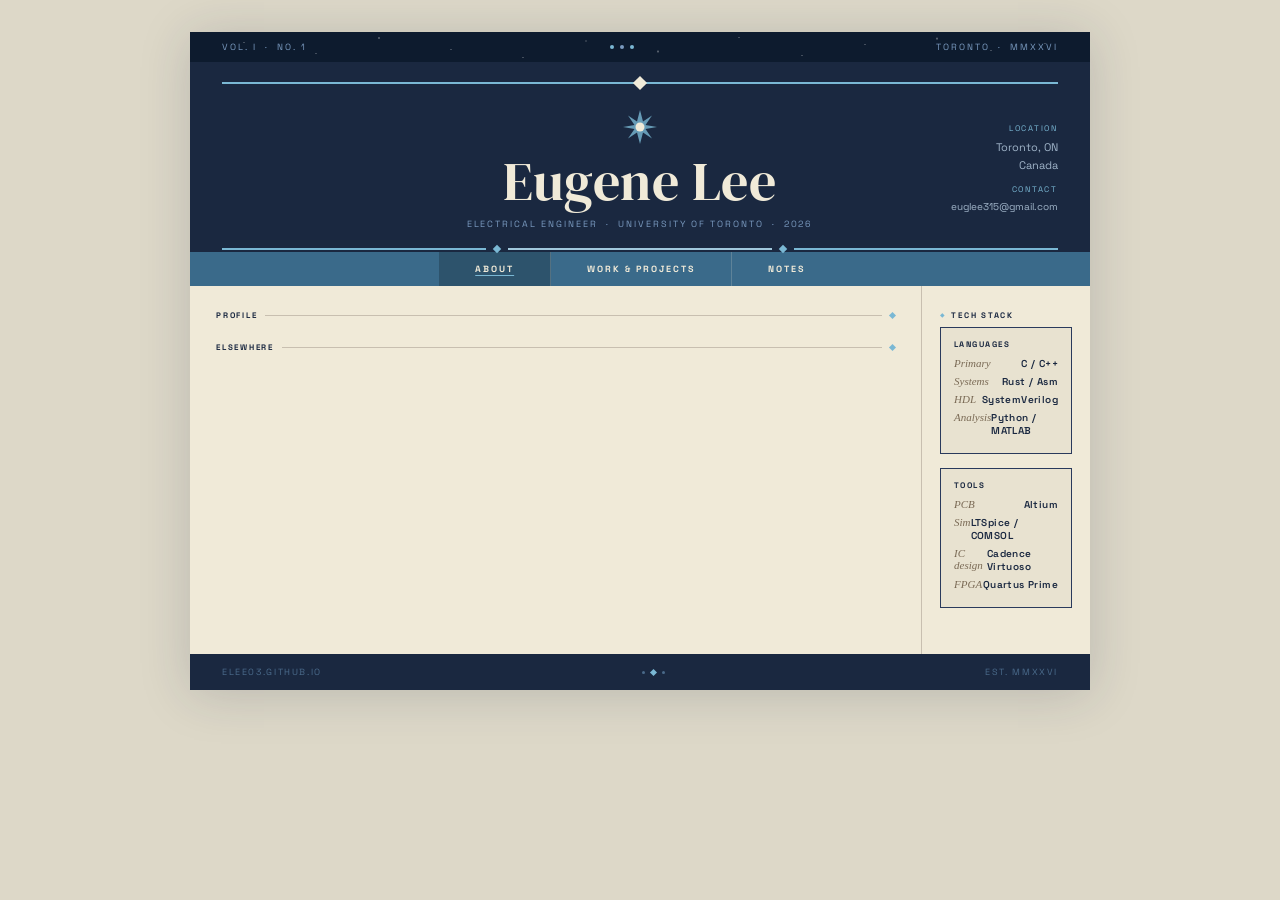
<file: index.html>
<!DOCTYPE html>
<html lang="en">
<head>
  <meta charset="UTF-8">
  <meta name="viewport" content="width=device-width, initial-scale=1.0">
  <title>Eugene Lee</title>
  <link rel="stylesheet" href="style.css">
</head>
<body>
<div class="page">

  <!-- STAR FIELD BAND -->
  <div class="starband">
    <span class="starband-text">Vol. I &nbsp;·&nbsp; No. 1</span>
    <div class="starband-pips">
      <div class="pip pip-blue"></div>
      <div class="pip pip-dim"></div>
      <div class="pip pip-blue"></div>
    </div>
    <span class="starband-text">Toronto &nbsp;·&nbsp; MMXXVI</span>
  </div>

  <!-- MASTHEAD -->
  <div class="masthead">
    <div class="mast-rule" style="padding-top:16px">
      <div class="mast-rule-line"></div>
      <div class="mast-rule-diamond"></div>
      <div class="mast-rule-line"></div>
    </div>

    <div class="mast-inner">
      <div class="mast-col-left"></div>

      <div class="mast-name-block">
        <div class="mast-starburst">
          <svg width="38" height="38" viewBox="0 0 38 38" fill="none" xmlns="http://www.w3.org/2000/svg" aria-hidden="true">
            <polygon points="19,2 22,13.5 31,7.5 24.5,17 36,19 24.5,21 31,30.5 22,24.5 19,36 16,24.5 7,30.5 13.5,21 2,19 13.5,17 7,7.5 16,13.5" fill="#7ab8d4" opacity="0.80"/>
            <circle cx="19" cy="19" r="4.5" fill="#f0ead8"/>
          </svg>
        </div>
        <div class="mast-name">Eugene Lee</div>
        <div class="mast-tagline">Electrical Engineer &nbsp;·&nbsp; University of Toronto &nbsp;·&nbsp; 2026</div>
      </div>

      <div class="mast-col-right">
        <div class="mast-meta-label">Location</div>
        <div class="mast-meta-item">Toronto, ON</div>
        <div class="mast-meta-item">Canada</div>
        <div style="margin-top:10px">
          <div class="mast-meta-label">Contact</div>
          <div class="mast-meta-item" style="font-size:10px">euglee315@gmail.com</div>
        </div>
      </div>
    </div>

    <div class="mast-rule" style="padding-bottom:0">
      <div class="mast-rule-line"></div>
      <div class="mast-rule-sq"></div>
      <div class="mast-rule-line-dim"></div>
      <div class="mast-rule-sq"></div>
      <div class="mast-rule-line"></div>
    </div>
  </div>

  <!-- NAVIGATION -->
  <nav class="navband">
    <a href="index.html" class="active">About</a>
    <a href="work/index.html">Work &amp; Projects</a>
    <a href="https://elee03.github.io/notes/">Notes</a>
  </nav>

  <!-- BODY -->
  <div class="body-cols-right">

    <!-- Main content -->
    <div class="main">
      <div class="section-ornament">
        <span class="section-label">Profile</span>
        <div class="section-line"></div>
        <div class="section-sq"></div>
      </div>

      <!-- profile text goes here -->

      <div class="section-ornament" style="margin-top:22px">
        <span class="section-label">Elsewhere</span>
        <div class="section-line"></div>
        <div class="section-sq"></div>
      </div>

      <!-- elsewhere text goes here -->
    </div>

    <div class="col-rule"></div>

    <!-- Right sidebar -->
    <div class="sidebar">
      <div class="sidebar-block">
        <div class="sidebar-head">Tech stack</div>
        <div class="spec-block">
          <div class="spec-head">Languages</div>
          <div class="spec-row"><span class="spec-key">Primary</span><span class="spec-val">C / C++</span></div>
          <div class="spec-row"><span class="spec-key">Systems</span><span class="spec-val">Rust / Asm</span></div>
          <div class="spec-row"><span class="spec-key">HDL</span><span class="spec-val">SystemVerilog</span></div>
          <div class="spec-row"><span class="spec-key">Analysis</span><span class="spec-val">Python / MATLAB</span></div>
        </div>
        <div class="spec-block">
          <div class="spec-head">Tools</div>
          <div class="spec-row"><span class="spec-key">PCB</span><span class="spec-val">Altium</span></div>
          <div class="spec-row"><span class="spec-key">Sim</span><span class="spec-val">LTSpice / COMSOL</span></div>
          <div class="spec-row"><span class="spec-key">IC design</span><span class="spec-val">Cadence Virtuoso</span></div>
          <div class="spec-row"><span class="spec-key">FPGA</span><span class="spec-val">Quartus Prime</span></div>
        </div>
      </div>
    </div>

  </div><!-- /body-cols-right -->

  <!-- FOOTER -->
  <footer class="site-footer">
    <span class="footer-text">elee03.github.io</span>
    <div class="footer-diamonds">
      <div class="footer-dot-sm"></div>
      <div class="footer-diamond"></div>
      <div class="footer-dot-sm"></div>
    </div>
    <span class="footer-text">Est.&nbsp;MMXXVI</span>
  </footer>

</div>
</body>
</html>
</file>
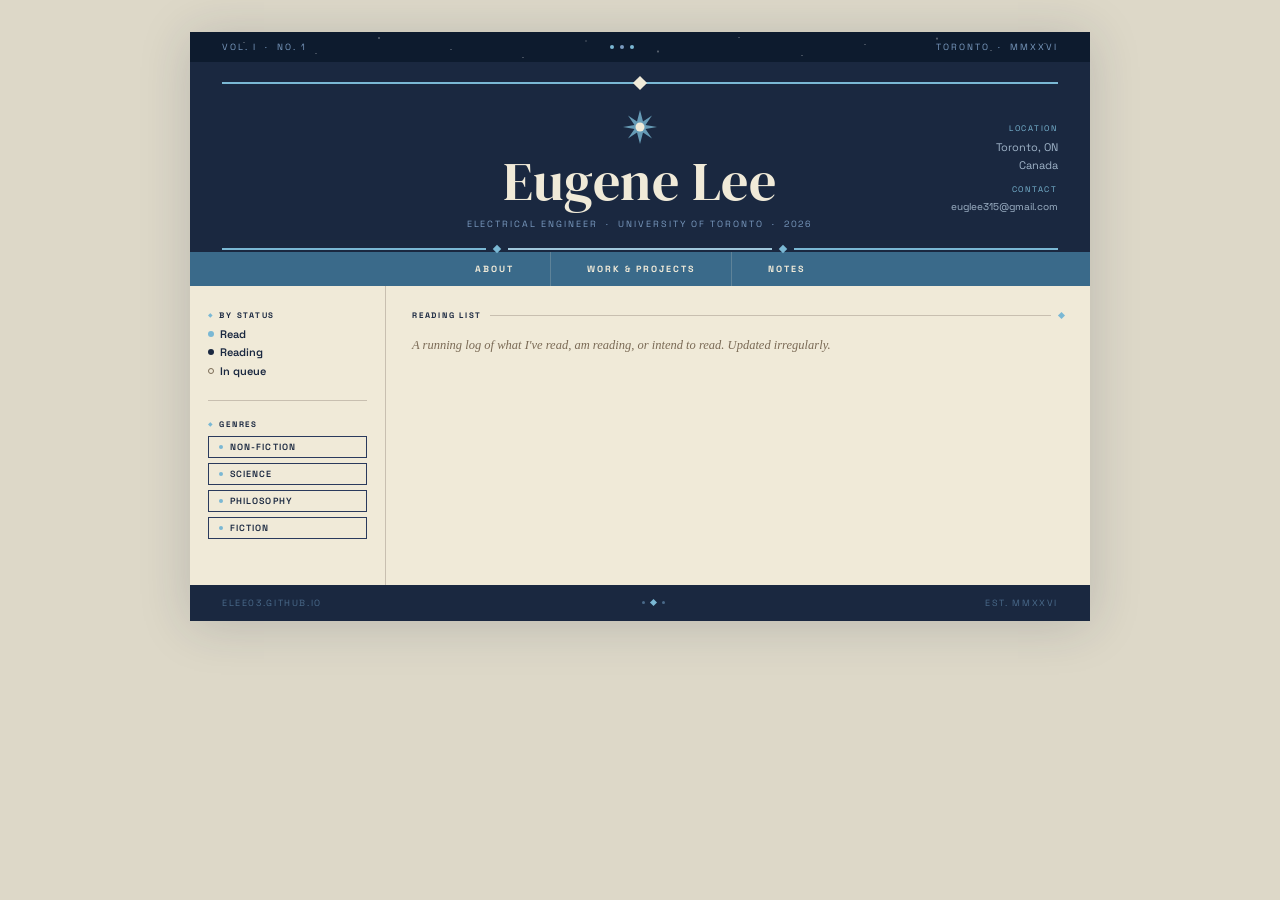
<file: reading/index.html>
<!DOCTYPE html>
<html lang="en">
<head>
  <meta charset="UTF-8">
  <meta name="viewport" content="width=device-width, initial-scale=1.0">
  <title>Reading List — Eugene Lee</title>
  <link rel="stylesheet" href="../style.css">
</head>
<body>
<div class="page">

  <!-- STAR FIELD BAND -->
  <div class="starband">
    <span class="starband-text">Vol. I &nbsp;·&nbsp; No. 1</span>
    <div class="starband-pips">
      <div class="pip pip-blue"></div>
      <div class="pip pip-dim"></div>
      <div class="pip pip-blue"></div>
    </div>
    <span class="starband-text">Toronto &nbsp;·&nbsp; MMXXVI</span>
  </div>

  <!-- MASTHEAD -->
  <div class="masthead">
    <div class="mast-rule" style="padding-top:16px">
      <div class="mast-rule-line"></div>
      <div class="mast-rule-diamond"></div>
      <div class="mast-rule-line"></div>
    </div>

    <div class="mast-inner">
      <div class="mast-col-left"></div>

      <div class="mast-name-block">
        <div class="mast-starburst">
          <svg width="38" height="38" viewBox="0 0 38 38" fill="none" xmlns="http://www.w3.org/2000/svg" aria-hidden="true">
            <polygon points="19,2 22,13.5 31,7.5 24.5,17 36,19 24.5,21 31,30.5 22,24.5 19,36 16,24.5 7,30.5 13.5,21 2,19 13.5,17 7,7.5 16,13.5" fill="#7ab8d4" opacity="0.80"/>
            <circle cx="19" cy="19" r="4.5" fill="#f0ead8"/>
          </svg>
        </div>
        <div class="mast-name">Eugene Lee</div>
        <div class="mast-tagline">Electrical Engineer &nbsp;·&nbsp; University of Toronto &nbsp;·&nbsp; 2026</div>
      </div>

      <div class="mast-col-right">
        <div class="mast-meta-label">Location</div>
        <div class="mast-meta-item">Toronto, ON</div>
        <div class="mast-meta-item">Canada</div>
        <div style="margin-top:10px">
          <div class="mast-meta-label">Contact</div>
          <div class="mast-meta-item" style="font-size:10px">euglee315@gmail.com</div>
        </div>
      </div>
    </div>

    <div class="mast-rule">
      <div class="mast-rule-line"></div>
      <div class="mast-rule-sq"></div>
      <div class="mast-rule-line-dim"></div>
      <div class="mast-rule-sq"></div>
      <div class="mast-rule-line"></div>
    </div>
  </div>

  <!-- NAVIGATION -->
  <nav class="navband">
    <a href="../index.html">About</a>
    <a href="../work/index.html">Work &amp; Projects</a>
    <a href="https://elee03.github.io/notes/">Notes</a>
  </nav>

  <!-- BODY -->
  <div class="body-cols-wide">

    <!-- Left sidebar -->
    <div class="sidebar">
      <div class="sidebar-block">
        <div class="sidebar-head">By status</div>
        <div class="sidebar-item" style="font-size:11px;margin-bottom:4px;display:flex;align-items:center;gap:6px">
          <span style="width:6px;height:6px;border-radius:50%;background:#7ab8d4;flex-shrink:0;display:inline-block"></span>
          Read
        </div>
        <div class="sidebar-item" style="font-size:11px;margin-bottom:4px;display:flex;align-items:center;gap:6px">
          <span style="width:6px;height:6px;border-radius:50%;background:#1a2840;flex-shrink:0;display:inline-block"></span>
          Reading
        </div>
        <div class="sidebar-item" style="font-size:11px;display:flex;align-items:center;gap:6px">
          <span style="width:6px;height:6px;border-radius:50%;border:1px solid #7a6a55;flex-shrink:0;display:inline-block"></span>
          In queue
        </div>
      </div>

      <hr class="sidebar-rule">

      <div class="sidebar-block">
        <div class="sidebar-head">Genres</div>
        <div class="tag-list">
          <span class="tag"><span class="tag-dot"></span>Non-fiction</span>
          <span class="tag"><span class="tag-dot"></span>Science</span>
          <span class="tag"><span class="tag-dot"></span>Philosophy</span>
          <span class="tag"><span class="tag-dot"></span>Fiction</span>
        </div>
      </div>
    </div>

    <div class="col-rule"></div>

    <!-- Main content -->
    <div class="main">
      <div class="section-ornament">
        <span class="section-label">Reading List</span>
        <div class="section-line"></div>
        <div class="section-sq"></div>
      </div>

      <p class="body-text" style="font-style:italic;color:#7a6a55;font-size:12.5px">
        A running log of what I've read, am reading, or intend to read. Updated irregularly.
      </p>

    </div>
  </div>

  <!-- FOOTER -->
  <footer class="site-footer">
    <span class="footer-text">elee03.github.io</span>
    <div class="footer-diamonds">
      <div class="footer-dot-sm"></div>
      <div class="footer-diamond"></div>
      <div class="footer-dot-sm"></div>
    </div>
    <span class="footer-text">Est.&nbsp;MMXXVI</span>
  </footer>

</div>
</body>
</html>
</file>
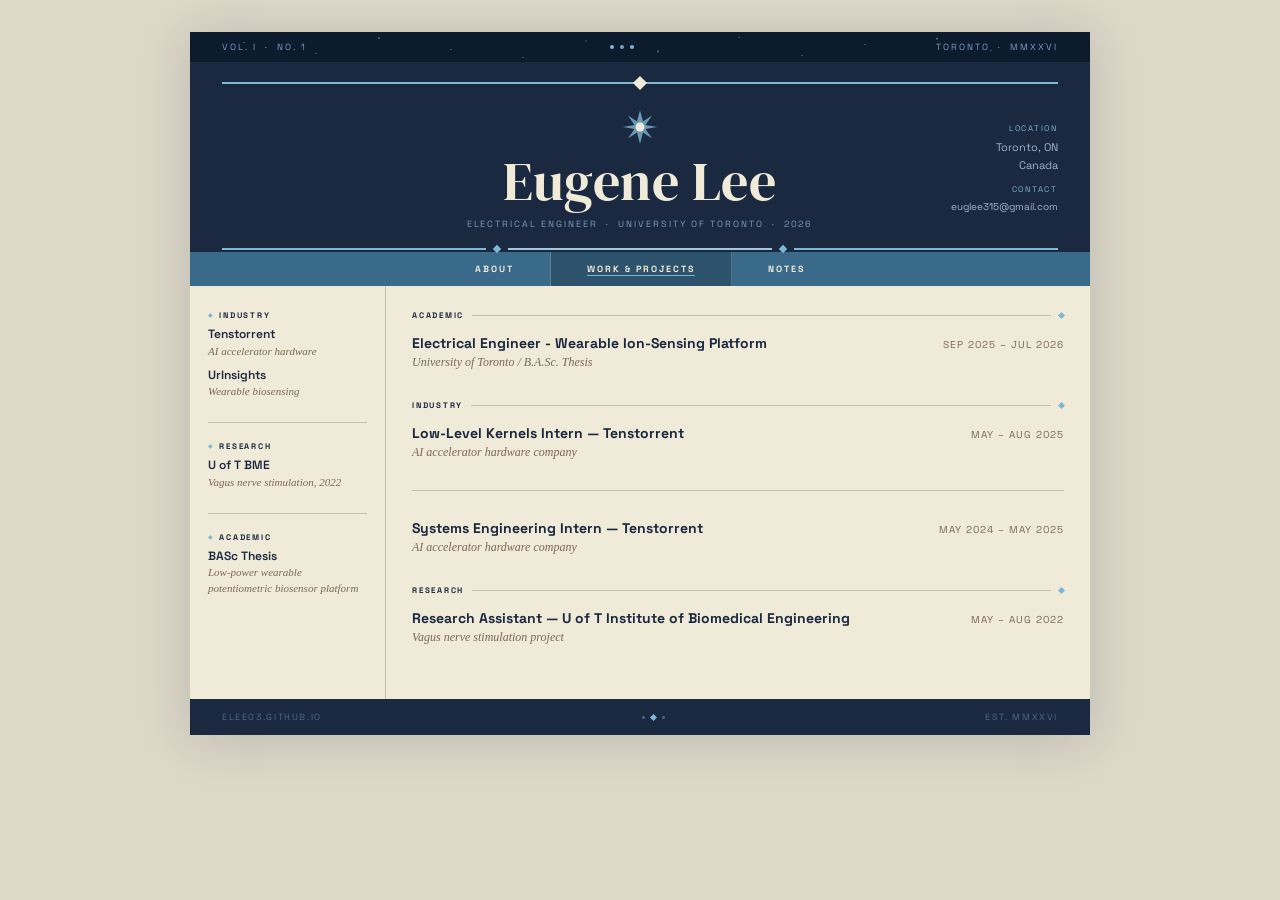
<file: work/index.html>
<!DOCTYPE html>
<html lang="en">
<head>
  <meta charset="UTF-8">
  <meta name="viewport" content="width=device-width, initial-scale=1.0">
  <title>Work &amp; Projects — Eugene Lee</title>
  <link rel="stylesheet" href="../style.css">
</head>
<body>
<div class="page">

  <!-- STAR FIELD BAND -->
  <div class="starband">
    <span class="starband-text">Vol. I &nbsp;·&nbsp; No. 1</span>
    <div class="starband-pips">
      <div class="pip pip-blue"></div>
      <div class="pip pip-dim"></div>
      <div class="pip pip-blue"></div>
    </div>
    <span class="starband-text">Toronto &nbsp;·&nbsp; MMXXVI</span>
  </div>

  <!-- MASTHEAD -->
  <div class="masthead">
    <div class="mast-rule" style="padding-top:16px">
      <div class="mast-rule-line"></div>
      <div class="mast-rule-diamond"></div>
      <div class="mast-rule-line"></div>
    </div>

    <div class="mast-inner">
      <div class="mast-col-left"></div>

      <div class="mast-name-block">
        <div class="mast-starburst">
          <svg width="38" height="38" viewBox="0 0 38 38" fill="none" xmlns="http://www.w3.org/2000/svg" aria-hidden="true">
            <polygon points="19,2 22,13.5 31,7.5 24.5,17 36,19 24.5,21 31,30.5 22,24.5 19,36 16,24.5 7,30.5 13.5,21 2,19 13.5,17 7,7.5 16,13.5" fill="#7ab8d4" opacity="0.80"/>
            <circle cx="19" cy="19" r="4.5" fill="#f0ead8"/>
          </svg>
        </div>
        <div class="mast-name">Eugene Lee</div>
        <div class="mast-tagline">Electrical Engineer &nbsp;·&nbsp; University of Toronto &nbsp;·&nbsp; 2026</div>
      </div>

      <div class="mast-col-right">
        <div class="mast-meta-label">Location</div>
        <div class="mast-meta-item">Toronto, ON</div>
        <div class="mast-meta-item">Canada</div>
        <div style="margin-top:10px">
          <div class="mast-meta-label">Contact</div>
          <div class="mast-meta-item" style="font-size:10px">euglee315@gmail.com</div>
        </div>
      </div>
    </div>

    <div class="mast-rule">
      <div class="mast-rule-line"></div>
      <div class="mast-rule-sq"></div>
      <div class="mast-rule-line-dim"></div>
      <div class="mast-rule-sq"></div>
      <div class="mast-rule-line"></div>
    </div>
  </div>

  <!-- NAVIGATION -->
  <nav class="navband">
    <a href="../index.html">About</a>
    <a href="index.html" class="active">Work &amp; Projects</a>
    <a href="https://elee03.github.io/notes/">Notes</a>
  </nav>

  <!-- BODY -->
  <div class="body-cols-wide">

    <!-- Left sidebar -->
    <div class="sidebar">
      <div class="sidebar-block">
        <div class="sidebar-head">Industry</div>
        <div class="sidebar-item">Tenstorrent</div>
        <div class="sidebar-sub">AI accelerator hardware</div>
        <div class="sidebar-item">UrInsights</div>
        <div class="sidebar-sub">Wearable biosensing</div>
      </div>

      <hr class="sidebar-rule">

      <div class="sidebar-block">
        <div class="sidebar-head">Research</div>
        <div class="sidebar-item">U of T BME</div>
        <div class="sidebar-sub">Vagus nerve stimulation, 2022</div>
      </div>

      <hr class="sidebar-rule">

      <div class="sidebar-block">
        <div class="sidebar-head">Academic</div>
        <div class="sidebar-item">BASc Thesis</div>
        <div class="sidebar-sub">Low-power wearable potentiometric biosensor platform</div>
      </div>
    </div>

    <div class="col-rule"></div>

    <!-- Main content -->
    <div class="main">

      <!-- UrInsights / Thesis -->
      <div class="section-ornament">
        <span class="section-label">Academic</span>
        <div class="section-line"></div>
        <div class="section-sq"></div>
      </div>

      <div class="work-entry">
        <div class="work-header">
          <span class="work-title">Electrical Engineer - Wearable Ion-Sensing Platform</span>
          <span class="work-date">Sep 2025 – Jul 2026</span>
        </div>
        <div class="work-org">University of Toronto / B.A.Sc. Thesis</div>
        <ul class="work-points">
          <!-- points go here -->
        </ul>
      </div>

      <!-- Tenstorrent Kernels -->
      <div class="section-ornament" style="margin-top:10px">
        <span class="section-label">Industry</span>
        <div class="section-line"></div>
        <div class="section-sq"></div>
      </div>

      <div class="work-entry">
        <div class="work-header">
          <span class="work-title">Low-Level Kernels Intern — Tenstorrent</span>
          <span class="work-date">May – Aug 2025</span>
        </div>
        <div class="work-org">AI accelerator hardware company</div>
        <ul class="work-points">
          <!-- points go here -->
        </ul>
      </div>

      <div class="work-entry">
        <div class="work-header">
          <span class="work-title">Systems Engineering Intern — Tenstorrent</span>
          <span class="work-date">May 2024 – May 2025</span>
        </div>
        <div class="work-org">AI accelerator hardware company</div>
        <ul class="work-points">
          <!-- points go here -->
        </ul>
      </div>

      <!-- Research -->
      <div class="section-ornament" style="margin-top:10px">
        <span class="section-label">Research</span>
        <div class="section-line"></div>
        <div class="section-sq"></div>
      </div>

      <div class="work-entry">
        <div class="work-header">
          <span class="work-title">Research Assistant — U of T Institute of Biomedical Engineering</span>
          <span class="work-date">May – Aug 2022</span>
        </div>
        <div class="work-org">Vagus nerve stimulation project</div>
        <ul class="work-points">
          <!-- points go here -->
        </ul>
      </div>

    </div><!-- /main -->
  </div><!-- /body-cols-wide -->

  <!-- FOOTER -->
  <footer class="site-footer">
    <span class="footer-text">elee03.github.io</span>
    <div class="footer-diamonds">
      <div class="footer-dot-sm"></div>
      <div class="footer-diamond"></div>
      <div class="footer-dot-sm"></div>
    </div>
    <span class="footer-text">Est.&nbsp;MMXXVI</span>
  </footer>

</div>
</body>
</html>
</file>
<file: style.css>
/* ─────────────────────────────────────────────
   Eugene Lee — Personal Site
   Retrofuturist aesthetic: Space Age × print
   ───────────────────────────────────────────── */

@import url('https://fonts.googleapis.com/css2?family=DM+Serif+Display:ital@0;1&family=Space+Grotesk:wght@300;400;500;600;700&display=swap');

/* ── TOKENS ── */
:root {
  --cream:       #f0ead8;
  --cream-dark:  #e8e2d0;
  --navy:        #1a2840;
  --navy-mid:    #2a3a5c;
  --navy-light:  #3a6a8a;
  --blue:        #7ab8d4;
  --blue-mid:    #a0c8dc;
  --divider:     #c8bfb0;
  --body-text:   #2d2416;
  --muted:       #7a6a55;
  --star-dim:    #7a9abf;

  --font-display: 'DM Serif Display', Georgia, serif;
  --font-ui:      'Space Grotesk', system-ui, sans-serif;
  --font-body:    Georgia, 'Times New Roman', serif;
}

/* ── RESET ── */
*, *::before, *::after { box-sizing: border-box; margin: 0; padding: 0; }
html { font-size: 16px; }
body {
  background: #ddd8c8;
  color: var(--body-text);
  font-family: var(--font-body);
  min-height: 100vh;
  padding: 32px 16px;
}
a { color: inherit; text-decoration: none; }

/* ── PAGE WRAPPER ── */
.page {
  max-width: 900px;
  margin: 0 auto;
  background: var(--cream);
  box-shadow: 0 4px 48px rgba(26,40,64,0.18);
}

/* ─────────────────────────────────────────────
   STAR FIELD TOP BAND
   ───────────────────────────────────────────── */
.starband {
  background: #0d1b2e;
  padding: 9px 32px;
  display: flex;
  align-items: center;
  justify-content: space-between;
  position: relative;
  overflow: hidden;
}
.starband::before {
  content: '';
  position: absolute;
  inset: 0;
  background-image:
    radial-gradient(1px 1px at  6% 35%, #fff, transparent),
    radial-gradient(1px 1px at 14% 72%, #fff, transparent),
    radial-gradient(1.5px 1.5px at 21% 20%, #fff, transparent),
    radial-gradient(1px 1px at 29% 58%, #fff, transparent),
    radial-gradient(1px 1px at 37% 85%, #fff, transparent),
    radial-gradient(1px 1px at 44% 30%, #fff, transparent),
    radial-gradient(1.5px 1.5px at 52% 65%, #fff, transparent),
    radial-gradient(1px 1px at 61% 18%, #fff, transparent),
    radial-gradient(1px 1px at 68% 78%, #fff, transparent),
    radial-gradient(1px 1px at 75% 42%, #fff, transparent),
    radial-gradient(1.5px 1.5px at 83% 22%, #fff, transparent),
    radial-gradient(1px 1px at 89% 62%, #fff, transparent),
    radial-gradient(1px 1px at 95% 38%, #fff, transparent);
  opacity: 0.45;
}
.starband-text {
  font-family: var(--font-ui);
  font-size: 9px;
  letter-spacing: 0.22em;
  text-transform: uppercase;
  color: var(--star-dim);
  position: relative;
  z-index: 1;
}
.starband-pips { display: flex; align-items: center; gap: 6px; position: relative; z-index: 1; }
.pip { width: 4px; height: 4px; border-radius: 50%; }
.pip-blue { background: var(--blue); }
.pip-dim  { background: var(--star-dim); }

/* ─────────────────────────────────────────────
   MASTHEAD
   ───────────────────────────────────────────── */
.masthead { background: var(--navy); padding: 0 32px; }

.mast-rule { display: flex; align-items: center; }
.mast-rule-line     { flex: 1; height: 2px; background: var(--blue); }
.mast-rule-line-dim { flex: 1; height: 2px; background: var(--blue-mid); }
.mast-rule-diamond  { width: 10px; height: 10px; background: var(--cream); transform: rotate(45deg); flex-shrink: 0; margin: 0 -1px; position: relative; z-index: 1; }
.mast-rule-sq       { width: 6px; height: 6px; background: var(--blue); transform: rotate(45deg); flex-shrink: 0; margin: 0 8px; }

.mast-inner {
  display: grid;
  grid-template-columns: 1fr auto 1fr;
  align-items: center;
  gap: 24px;
  padding: 20px 0 16px;
}
.mast-col-left  { text-align: left; }
.mast-col-right { text-align: right; }

.mast-meta-label {
  font-family: var(--font-ui);
  font-size: 8px;
  letter-spacing: 0.22em;
  text-transform: uppercase;
  color: var(--blue);
  margin-bottom: 5px;
}
.mast-meta-item {
  font-family: var(--font-ui);
  font-size: 11px;
  color: #a0b4c8;
  line-height: 1.65;
}

.mast-name-block { text-align: center; }
.mast-starburst  { display: flex; justify-content: center; margin-bottom: 8px; }
.mast-name {
  font-family: var(--font-display);
  font-size: 54px;
  color: var(--cream);
  line-height: 1;
  letter-spacing: 0.5px;
}
.mast-tagline {
  font-family: var(--font-ui);
  font-size: 9px;
  letter-spacing: 0.22em;
  text-transform: uppercase;
  color: var(--star-dim);
  margin-top: 10px;
}

/* ─────────────────────────────────────────────
   NAVIGATION BAND
   ───────────────────────────────────────────── */
.navband { background: var(--navy-light); display: flex; justify-content: center; }
.navband a {
  font-family: var(--font-ui);
  font-size: 9px;
  letter-spacing: 0.22em;
  text-transform: uppercase;
  color: var(--cream);
  font-weight: 700;
  padding: 11px 36px;
  border-right: 1px solid rgba(240,234,216,0.2);
  transition: background 0.15s;
}
.navband a:last-child { border-right: none; }
.navband a:hover  { background: rgba(0,0,0,0.12); }
.navband a.active {
  background: rgba(0,0,0,0.22);
  text-decoration: underline;
  text-decoration-color: var(--blue);
  text-underline-offset: 3px;
}

/* ─────────────────────────────────────────────
   BODY COLUMN LAYOUT
   ───────────────────────────────────────────── */
.body-cols {
  display: grid;
  grid-template-columns: 195px 1px 1fr 1px 168px;
}
.body-cols-wide {
  display: grid;
  grid-template-columns: 195px 1px 1fr;
}
.body-cols-right {
  display: grid;
  grid-template-columns: 1fr 1px 168px;
}
.col-rule { background: var(--divider); }

.sidebar       { padding: 24px 18px; }
.sidebar-block { margin-bottom: 22px; }

.sidebar-head {
  font-family: var(--font-ui);
  font-size: 8px;
  letter-spacing: 0.22em;
  text-transform: uppercase;
  font-weight: 700;
  color: var(--navy);
  margin-bottom: 7px;
  display: flex;
  align-items: center;
  gap: 5px;
}
.sidebar-head::before { content: '◆'; font-size: 6px; color: var(--blue); }

.sidebar-item {
  font-family: var(--font-ui);
  font-size: 12px;
  color: var(--navy);
  font-weight: 600;
  line-height: 1.3;
  margin-bottom: 1px;
}
.sidebar-sub {
  font-family: var(--font-body);
  font-size: 11px;
  color: var(--muted);
  font-style: italic;
  margin-bottom: 8px;
  line-height: 1.45;
}
.sidebar-rule { border: none; border-top: 0.5px solid var(--divider); margin: 18px 0; }

.tag-list { display: flex; flex-direction: column; gap: 5px; }
.tag {
  font-family: var(--font-ui);
  font-size: 9px;
  letter-spacing: 0.12em;
  text-transform: uppercase;
  color: var(--navy);
  border: 1px solid var(--navy-mid);
  padding: 4px 10px;
  font-weight: 600;
  display: flex;
  align-items: center;
  gap: 7px;
}
.tag-dot { width: 4px; height: 4px; background: var(--blue); border-radius: 50%; flex-shrink: 0; }

.spec-block {
  border: 1px solid var(--navy-mid);
  padding: 11px 13px;
  margin-bottom: 14px;
  background: var(--cream-dark);
}
.spec-head {
  font-family: var(--font-ui);
  font-size: 8px;
  letter-spacing: 0.18em;
  text-transform: uppercase;
  color: var(--navy);
  font-weight: 700;
  margin-bottom: 8px;
}
.spec-row { display: flex; justify-content: space-between; align-items: baseline; margin-bottom: 5px; }
.spec-key { font-family: var(--font-body); font-size: 11px; color: var(--muted); font-style: italic; }
.spec-val { font-family: var(--font-ui); font-size: 10px; color: var(--navy); font-weight: 600; letter-spacing: 0.04em; }

/* ─────────────────────────────────────────────
   MAIN CONTENT
   ───────────────────────────────────────────── */
.main { padding: 24px 26px; }

.section-ornament { display: flex; align-items: center; gap: 8px; margin-bottom: 14px; }
.section-label {
  font-family: var(--font-ui);
  font-size: 8px;
  letter-spacing: 0.22em;
  text-transform: uppercase;
  color: var(--navy);
  font-weight: 700;
  flex-shrink: 0;
}
.section-line { flex: 1; height: 1px; background: var(--divider); }
.section-sq   { width: 5px; height: 5px; background: var(--blue); transform: rotate(45deg); flex-shrink: 0; }

.body-text {
  font-family: var(--font-body);
  font-size: 13.5px;
  color: var(--body-text);
  line-height: 1.8;
  margin-bottom: 14px;
}

.pullquote {
  margin: 22px 0;
  padding: 14px 20px 14px 22px;
  background: var(--navy);
  border-left: 4px solid var(--blue);
  position: relative;
}
.pullquote::before {
  content: '\201C';
  font-family: var(--font-display);
  font-size: 56px;
  color: var(--blue);
  position: absolute;
  top: -4px; left: 10px;
  line-height: 1;
  opacity: 0.5;
}
.pullquote p {
  font-family: var(--font-display);
  font-size: 15.5px;
  color: var(--cream);
  line-height: 1.52;
  font-style: italic;
  padding-left: 24px;
}

/* ── WORK ENTRIES ── */
.work-entry { margin-bottom: 30px; }
.work-entry + .work-entry { padding-top: 28px; border-top: 0.5px solid var(--divider); }

.work-header { display: flex; justify-content: space-between; align-items: baseline; flex-wrap: wrap; gap: 4px; margin-bottom: 3px; }
.work-title  { font-family: var(--font-ui); font-size: 14px; font-weight: 700; color: var(--navy); }
.work-date   { font-family: var(--font-ui); font-size: 10px; letter-spacing: 0.1em; color: var(--muted); text-transform: uppercase; }
.work-org    { font-family: var(--font-body); font-size: 12px; color: var(--muted); font-style: italic; margin-bottom: 10px; }

.work-points { list-style: none; padding: 0; }
.work-points a {
  color: #2a5a8a;
  text-decoration: underline;
  text-decoration-color: rgba(42,90,138,0.4);
  text-underline-offset: 2px;
  transition: text-decoration-color 0.15s;
}
.work-points a:hover {
  text-decoration-color: #2a5a8a;
}
.work-points li {
  font-family: var(--font-body);
  font-size: 13px;
  color: var(--body-text);
  line-height: 1.74;
  padding-left: 15px;
  position: relative;
  margin-bottom: 7px;
}
.work-points li::before {
  content: '◆';
  font-size: 5px;
  color: var(--blue);
  position: absolute;
  left: 0;
  top: 7px;
}

/* ── READING LIST ── */
.reading-grid { display: grid; grid-template-columns: 1fr 1fr; gap: 12px; }
.book-card { border: 1px solid var(--divider); padding: 13px 15px; background: var(--cream-dark); }
.book-title  { font-family: var(--font-display); font-size: 14px; color: var(--navy); margin-bottom: 2px; line-height: 1.3; }
.book-author { font-family: var(--font-ui); font-size: 10px; color: var(--muted); letter-spacing: 0.06em; text-transform: uppercase; margin-bottom: 9px; }
.book-status { font-family: var(--font-ui); font-size: 8px; letter-spacing: 0.14em; text-transform: uppercase; font-weight: 700; display: inline-flex; align-items: center; gap: 5px; }
.status-read    { color: var(--navy-light); }
.status-reading { color: var(--navy); }
.status-queue   { color: var(--muted); }
.status-dot         { width: 5px; height: 5px; border-radius: 50%; flex-shrink: 0; }
.status-dot-read    { background: var(--blue); }
.status-dot-reading { background: var(--navy); }
.status-dot-queue   { background: transparent; border: 1px solid var(--muted); }

/* ─────────────────────────────────────────────
   FOOTER
   ───────────────────────────────────────────── */
.site-footer {
  background: var(--navy);
  padding: 12px 32px;
  display: flex;
  justify-content: space-between;
  align-items: center;
}
.footer-text { font-family: var(--font-ui); font-size: 9px; letter-spacing: 0.18em; text-transform: uppercase; color: #4a6a8a; }
.footer-diamonds { display: flex; align-items: center; gap: 6px; }
.footer-diamond  { width: 5px; height: 5px; background: var(--blue); transform: rotate(45deg); }
.footer-dot-sm   { width: 3px; height: 3px; background: #4a6a8a; border-radius: 50%; }

/* ─────────────────────────────────────────────
   RESPONSIVE
   ───────────────────────────────────────────── */
@media (max-width: 720px) {
  body { padding: 0; }
  .page { box-shadow: none; }
  .mast-inner { grid-template-columns: 1fr; gap: 12px; }
  .mast-col-left, .mast-col-right { text-align: center; }
  .mast-name { font-size: 38px; }
  .body-cols, .body-cols-wide, .body-cols-right { grid-template-columns: 1fr; }
  .col-rule  { display: none; }
  .sidebar   { border-bottom: 0.5px solid var(--divider); }
  .reading-grid { grid-template-columns: 1fr; }
  .navband a { padding: 10px 16px; font-size: 8px; letter-spacing: 0.16em; }
  .work-header { flex-direction: column; }
}
</file>
